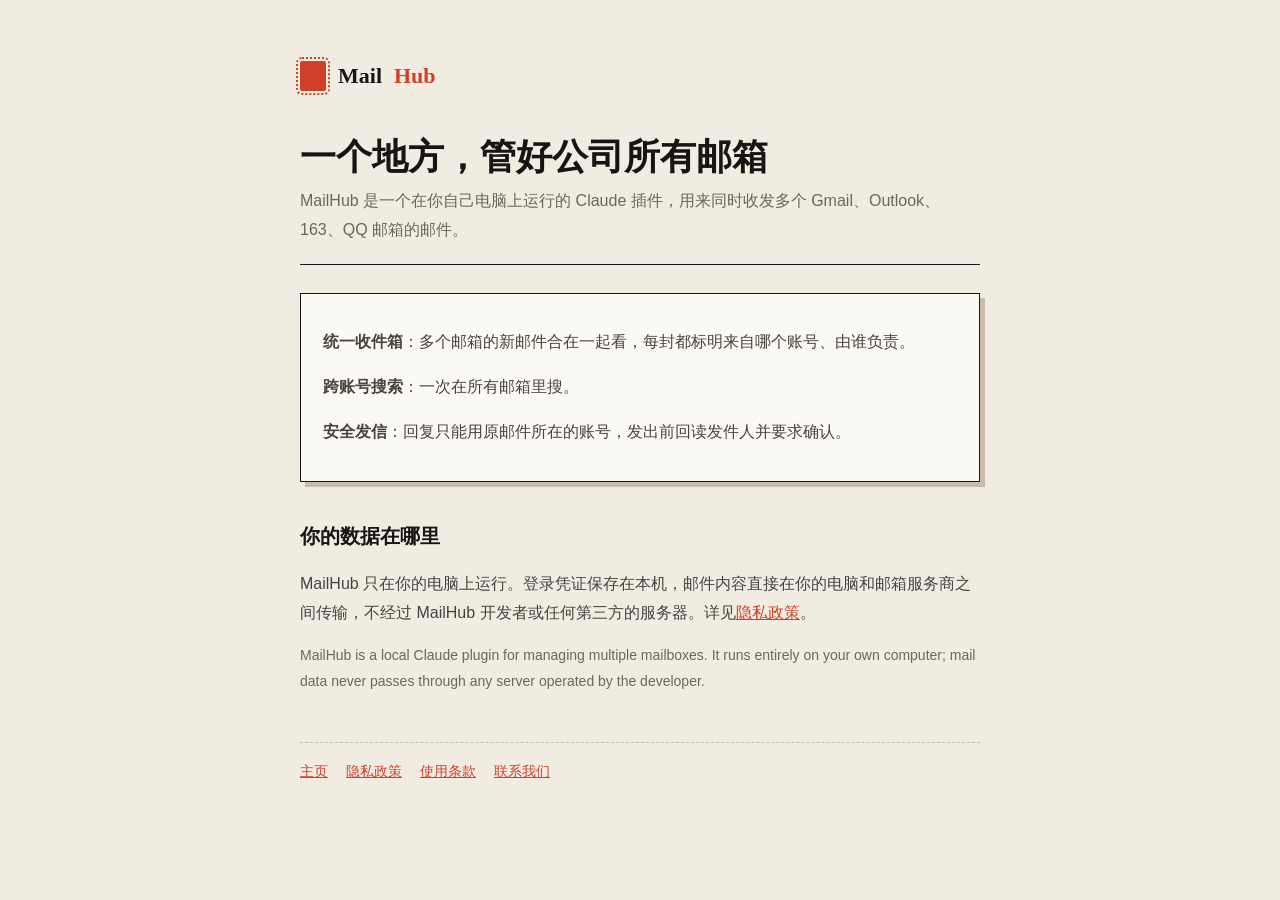
<file: index.html>
<!doctype html>
<html lang="zh-CN">
<head><meta charset="utf-8"><meta name="viewport" content="width=device-width, initial-scale=1"><title>MailHub</title><link rel="stylesheet" href="style.css"></head>
<body><main>
<a class="brand" href="./"><i></i>Mail<em>Hub</em></a>
<h1>一个地方，管好公司所有邮箱</h1>
<p class="sub">MailHub 是一个在你自己电脑上运行的 Claude 插件，用来同时收发多个 Gmail、Outlook、163、QQ 邮箱的邮件。</p>
<div class="card">
<p><b>统一收件箱</b>：多个邮箱的新邮件合在一起看，每封都标明来自哪个账号、由谁负责。</p>
<p><b>跨账号搜索</b>：一次在所有邮箱里搜。</p>
<p><b>安全发信</b>：回复只能用原邮件所在的账号，发出前回读发件人并要求确认。</p>
</div>
<h2>你的数据在哪里</h2>
<p>MailHub 只在你的电脑上运行。登录凭证保存在本机，邮件内容直接在你的电脑和邮箱服务商之间传输，不经过 MailHub 开发者或任何第三方的服务器。详见<a href="privacy.html">隐私政策</a>。</p>
<p lang="en" style="color:var(--muted);font-size:14px">MailHub is a local Claude plugin for managing multiple mailboxes. It runs entirely on your own computer; mail data never passes through any server operated by the developer.</p>
<nav><a href="./">主页</a><a href="privacy.html">隐私政策</a><a href="terms.html">使用条款</a><a href="https://github.com/ChrisXHL/mailhub-site/issues">联系我们</a></nav>
</main></body></html>
</file>
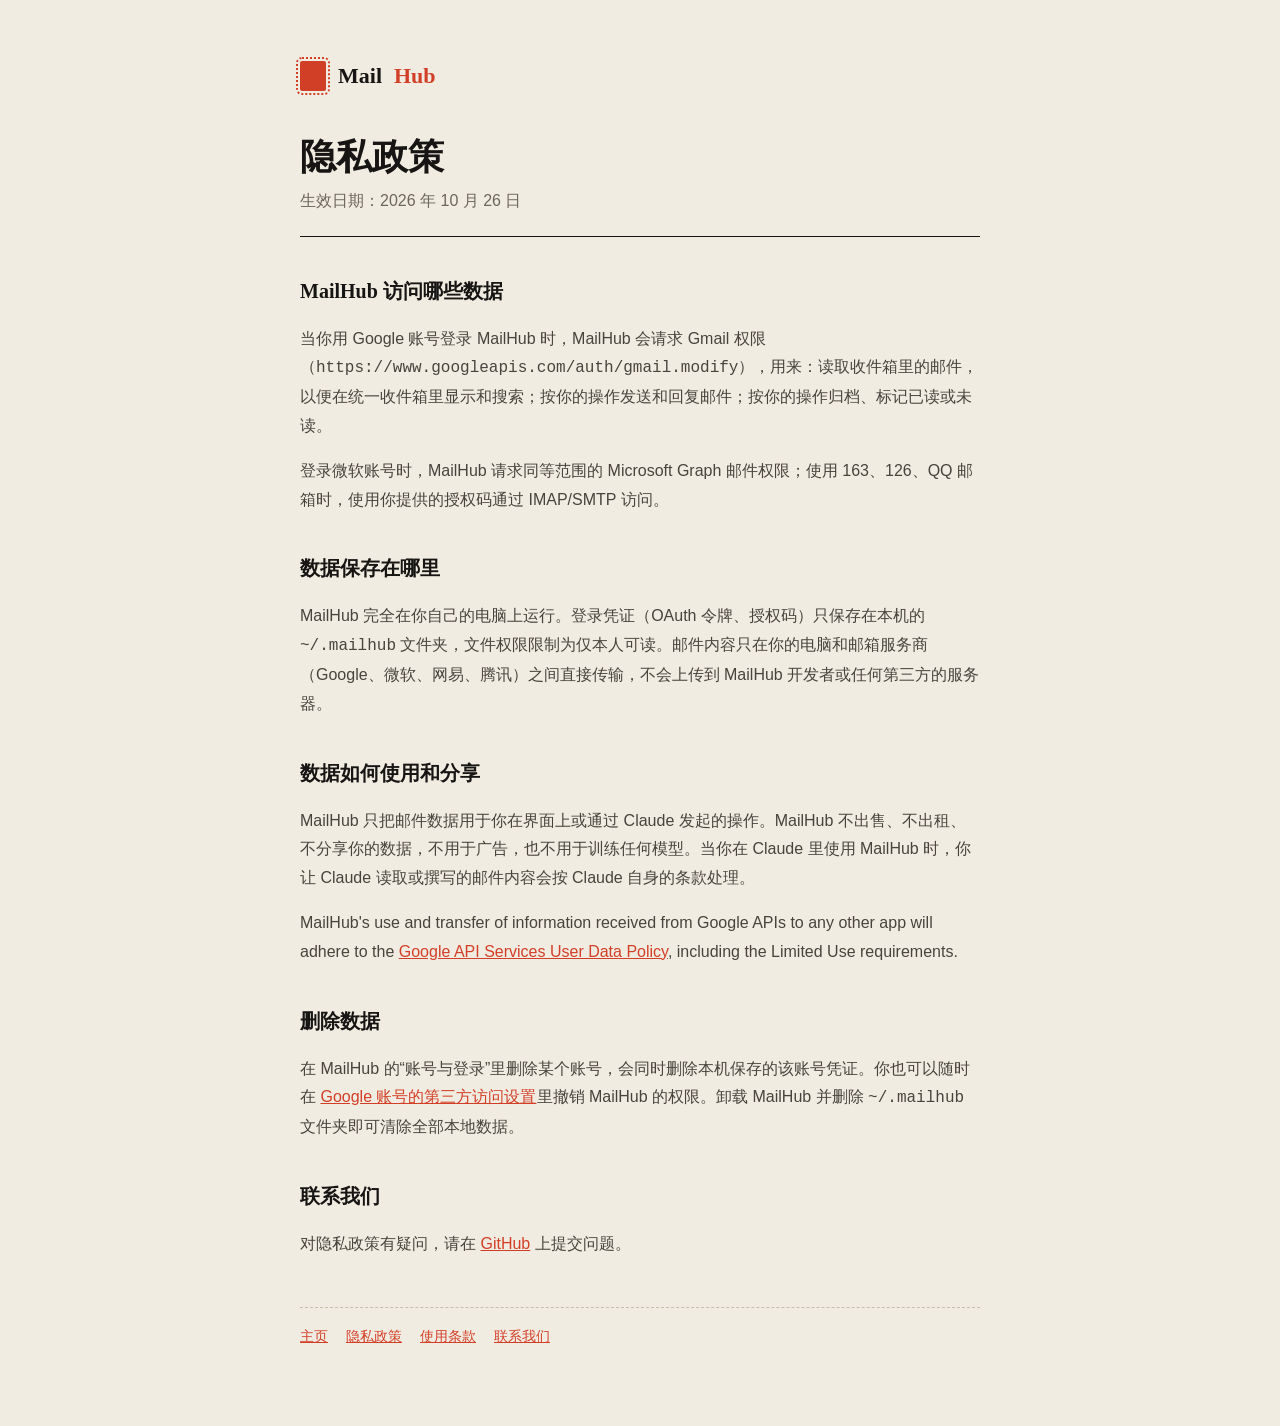
<file: privacy.html>
<!doctype html>
<html lang="zh-CN">
<head><meta charset="utf-8"><meta name="viewport" content="width=device-width, initial-scale=1"><title>MailHub 隐私政策</title><link rel="stylesheet" href="style.css"></head>
<body><main>
<a class="brand" href="./"><i></i>Mail<em>Hub</em></a>
<h1>隐私政策</h1>
<p class="sub">生效日期：2026 年 10 月 26 日</p>
<h2>MailHub 访问哪些数据</h2>
<p>当你用 Google 账号登录 MailHub 时，MailHub 会请求 Gmail 权限（<code>https://www.googleapis.com/auth/gmail.modify</code>），用来：读取收件箱里的邮件，以便在统一收件箱里显示和搜索；按你的操作发送和回复邮件；按你的操作归档、标记已读或未读。</p>
<p>登录微软账号时，MailHub 请求同等范围的 Microsoft Graph 邮件权限；使用 163、126、QQ 邮箱时，使用你提供的授权码通过 IMAP/SMTP 访问。</p>
<h2>数据保存在哪里</h2>
<p>MailHub 完全在你自己的电脑上运行。登录凭证（OAuth 令牌、授权码）只保存在本机的 <code>~/.mailhub</code> 文件夹，文件权限限制为仅本人可读。邮件内容只在你的电脑和邮箱服务商（Google、微软、网易、腾讯）之间直接传输，不会上传到 MailHub 开发者或任何第三方的服务器。</p>
<h2>数据如何使用和分享</h2>
<p>MailHub 只把邮件数据用于你在界面上或通过 Claude 发起的操作。MailHub 不出售、不出租、不分享你的数据，不用于广告，也不用于训练任何模型。当你在 Claude 里使用 MailHub 时，你让 Claude 读取或撰写的邮件内容会按 Claude 自身的条款处理。</p>
<p lang="en">MailHub's use and transfer of information received from Google APIs to any other app will adhere to the <a href="https://developers.google.com/terms/api-services-user-data-policy">Google API Services User Data Policy</a>, including the Limited Use requirements.</p>
<h2>删除数据</h2>
<p>在 MailHub 的“账号与登录”里删除某个账号，会同时删除本机保存的该账号凭证。你也可以随时在 <a href="https://myaccount.google.com/permissions">Google 账号的第三方访问设置</a>里撤销 MailHub 的权限。卸载 MailHub 并删除 <code>~/.mailhub</code> 文件夹即可清除全部本地数据。</p>
<h2>联系我们</h2>
<p>对隐私政策有疑问，请在 <a href="https://github.com/ChrisXHL/mailhub-site/issues">GitHub</a> 上提交问题。</p>
<nav><a href="./">主页</a><a href="privacy.html">隐私政策</a><a href="terms.html">使用条款</a><a href="https://github.com/ChrisXHL/mailhub-site/issues">联系我们</a></nav>
</main></body></html>
</file>
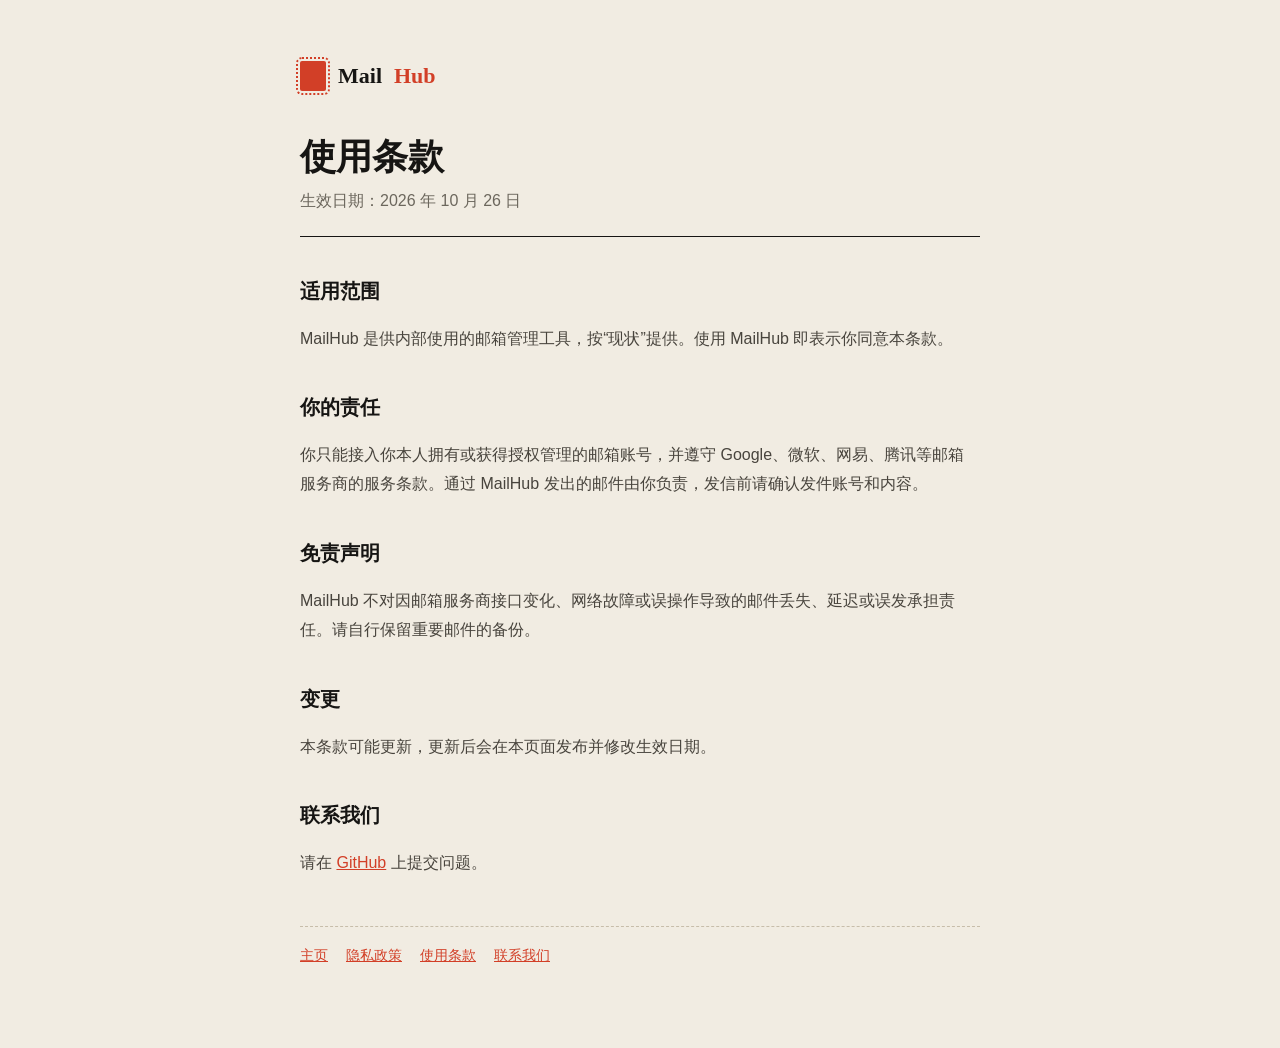
<file: terms.html>
<!doctype html>
<html lang="zh-CN">
<head><meta charset="utf-8"><meta name="viewport" content="width=device-width, initial-scale=1"><title>MailHub 使用条款</title><link rel="stylesheet" href="style.css"></head>
<body><main>
<a class="brand" href="./"><i></i>Mail<em>Hub</em></a>
<h1>使用条款</h1>
<p class="sub">生效日期：2026 年 10 月 26 日</p>
<h2>适用范围</h2>
<p>MailHub 是供内部使用的邮箱管理工具，按“现状”提供。使用 MailHub 即表示你同意本条款。</p>
<h2>你的责任</h2>
<p>你只能接入你本人拥有或获得授权管理的邮箱账号，并遵守 Google、微软、网易、腾讯等邮箱服务商的服务条款。通过 MailHub 发出的邮件由你负责，发信前请确认发件账号和内容。</p>
<h2>免责声明</h2>
<p>MailHub 不对因邮箱服务商接口变化、网络故障或误操作导致的邮件丢失、延迟或误发承担责任。请自行保留重要邮件的备份。</p>
<h2>变更</h2>
<p>本条款可能更新，更新后会在本页面发布并修改生效日期。</p>
<h2>联系我们</h2>
<p>请在 <a href="https://github.com/ChrisXHL/mailhub-site/issues">GitHub</a> 上提交问题。</p>
<nav><a href="./">主页</a><a href="privacy.html">隐私政策</a><a href="terms.html">使用条款</a><a href="https://github.com/ChrisXHL/mailhub-site/issues">联系我们</a></nav>
</main></body></html>
</file>
<file: style.css>
:root { --paper: #f1ece2; --card: #fbf9f4; --ink: #161513; --ink-2: #48443d; --muted: #6c675d; --rule: #c7bdaa; --signal: #d23f27; }
@media (prefers-color-scheme: dark) { :root { --paper: #131210; --card: #1a1916; --ink: #ece5d6; --ink-2: #c4bcab; --muted: #9b9485; --rule: #3d3932; --signal: #ef6a4f; } }
* { box-sizing: border-box; }
body { margin: 0; background: var(--paper); color: var(--ink); font: 16px/1.8 -apple-system, "PingFang SC", "Segoe UI", sans-serif; }
main { max-width: 720px; margin: 0 auto; padding: 56px 20px 80px; }
.brand { display: flex; align-items: center; gap: 12px; font-family: "Songti SC", "Noto Serif SC", serif; font-weight: 800; font-size: 22px; text-decoration: none; color: var(--ink); }
.brand i { width: 26px; height: 30px; background: var(--signal); outline: 2px dotted var(--signal); outline-offset: 2px; border-radius: 2px; }
.brand em { font-style: normal; color: var(--signal); }
h1 { font-family: "Songti SC", "Noto Serif SC", serif; font-weight: 800; font-size: 36px; line-height: 1.2; margin: 40px 0 8px; }
h2 { font-family: "Songti SC", "Noto Serif SC", serif; font-size: 20px; margin: 36px 0 6px; }
.sub { color: var(--muted); margin: 0 0 28px; padding-bottom: 20px; border-bottom: 1.5px solid var(--ink); }
p, li { color: var(--ink-2); }
a { color: var(--signal); }
nav { display: flex; gap: 18px; flex-wrap: wrap; margin-top: 48px; padding-top: 16px; border-top: 1px dashed var(--rule); font-size: 14px; }
.card { background: var(--card); border: 1.5px solid var(--ink); box-shadow: 5px 5px 0 var(--rule); padding: 18px 22px; margin: 22px 0; }
</file>
